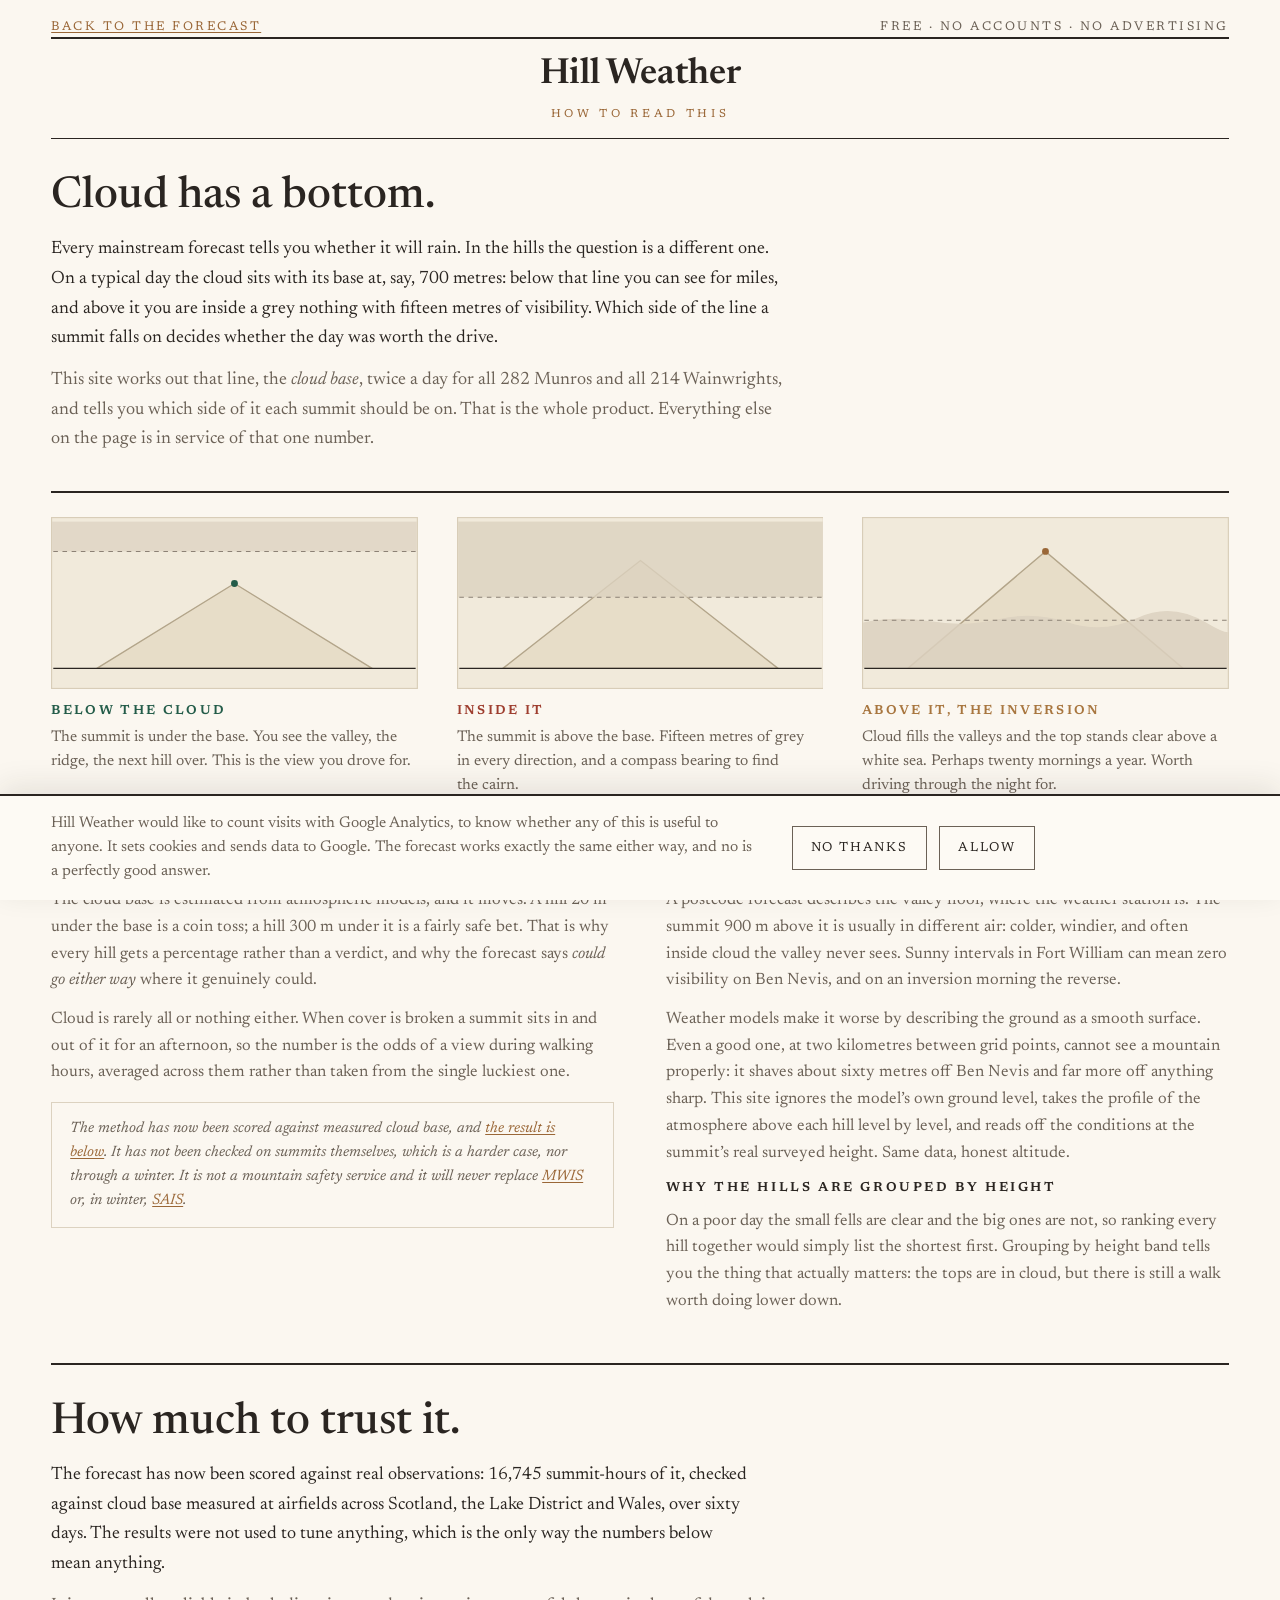
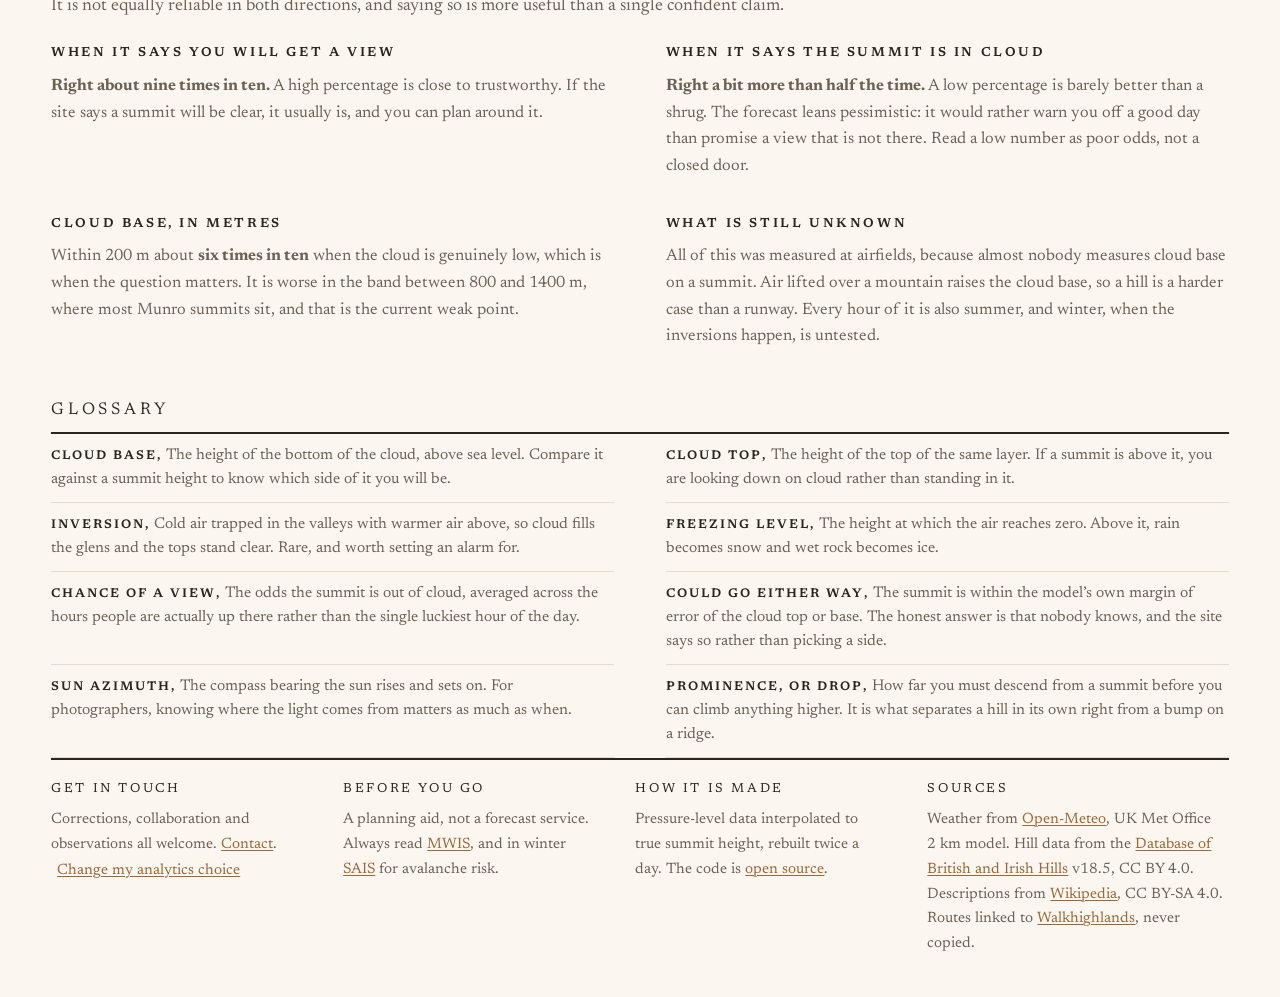
<file: web/how-to-read.html>
<!doctype html>
<html lang="en">
<head>
<meta charset="utf-8">
<meta name="viewport" content="width=device-width, initial-scale=1">
<title>How to read this: Hill Weather</title>
<meta name="description" content="What cloud base means, why other forecasts get summits wrong, and why the number is a chance rather than a promise.">
<script>
// Applied before first paint so the page never flashes the wrong theme.
try {
  var m = localStorage.getItem('hw.theme');
  if (m === 'dark' || m === 'light') document.documentElement.setAttribute('data-theme', m);
} catch (e) {}
</script>
<link rel="canonical" href="https://hillweather.co.uk/how-to-read.html">
<meta name="theme-color" content="#FBF7F0" media="(prefers-color-scheme: light)">
<meta name="theme-color" content="#16140F" media="(prefers-color-scheme: dark)">

<!-- Link previews. The growth model is somebody pasting this into a walking
     group, so what appears in that message matters as much as the page. -->
<meta property="og:type" content="website">
<meta property="og:site_name" content="Hill Weather">
<meta property="og:title" content="How to read this: Hill Weather">
<meta property="og:description" content="What cloud base means, why other forecasts get summits wrong, and why the number is a chance rather than a promise.">
<meta property="og:url" content="https://hillweather.co.uk/how-to-read.html">
<meta property="og:image" content="https://hillweather.co.uk/og.png">
<meta property="og:image:width" content="1200">
<meta property="og:image:height" content="630">
<meta property="og:image:alt" content="Hill Weather: cloud base and inversions for British hills">
<meta property="og:locale" content="en_GB">
<meta name="twitter:card" content="summary_large_image">
<meta name="twitter:title" content="How to read this: Hill Weather">
<meta name="twitter:description" content="What cloud base means, why other forecasts get summits wrong, and why the number is a chance rather than a promise.">
<meta name="twitter:image" content="https://hillweather.co.uk/og.png">
<link rel="icon" href="/favicon.svg" type="image/svg+xml">
<link rel="apple-touch-icon" href="/apple-touch-icon.png">
<link rel="preconnect" href="https://fonts.googleapis.com">
<link rel="preconnect" href="https://fonts.gstatic.com" crossorigin>
<link rel="stylesheet" href="https://fonts.googleapis.com/css2?family=Newsreader:ital,opsz,wght@0,6..72,400..700;1,6..72,400..700&display=swap">
<link rel="stylesheet" href="style.css?v=71577bb0">
<script type="application/ld+json">
{"@context":"https://schema.org","@type":"WebPage",
 "name":"How to read this","url":"https://hillweather.co.uk/how-to-read.html",
 "description":"What cloud base means, why other forecasts get summits wrong, and why the number is a chance rather than a promise.",
 "inLanguage":"en-GB","about":{"@type":"Thing","name":"Cloud base"},
 "isPartOf":{"@type":"WebSite","name":"Hill Weather","url":"https://hillweather.co.uk/"}}
</script>
</head>
<body>

<header class="masthead wrap">
  <div class="masthead-top kicker">
    <span><a href="index.html">Back to the forecast</a></span>
    <span>Free &middot; No accounts &middot; No advertising</span>
  </div>
  <div class="rule-2"></div>
  <div class="masthead-main compact">
    <h1>Hill Weather</h1>
    <div class="tagline">How to read this</div>
  </div>
  <div class="rule-1"></div>
</header>

<main class="wrap">

  <section class="guide-lede">
    <h2>Cloud has a bottom.</h2>
    <p>Every mainstream forecast tells you whether it will rain. In the hills the question is
      a different one. On a typical day the cloud sits with its base at, say, 700&nbsp;metres:
      below that line you can see for miles, and above it you are inside a grey nothing with
      fifteen metres of visibility. Which side of the line a summit falls on decides whether
      the day was worth the drive.</p>
    <p class="soft">This site works out that line, the <em>cloud base</em>, twice a day for
      all 282 Munros and all 214 Wainwrights, and tells you which side of it each summit
      should be on. That is the whole product. Everything else on the page is in service of
      that one number.</p>
  </section>

  <div class="rule-2 spaced"></div>

  <section class="scenes">
    <div>
      <svg viewBox="0 0 320 150" role="img"
           aria-label="A summit below the cloud base, with cloud overhead">
        <rect x="0.5" y="0.5" width="319" height="149" fill="var(--glyph-bg)" stroke="var(--glyph-frame)"/>
        <rect x="1" y="4" width="318" height="26" fill="var(--glyph-cloud)" opacity="var(--glyph-cloud-op)"/>
        <line x1="2" y1="30" x2="318" y2="30" stroke="var(--faint)" stroke-width="0.9" stroke-dasharray="4 4"/>
        <polygon points="40,132 160,58 280,132" fill="var(--glyph-hill)" stroke="var(--glyph-hill-line)" stroke-width="1.2"/>
        <circle cx="160" cy="58" r="3" fill="var(--clear)"/>
        <line x1="2" y1="132" x2="318" y2="132" stroke="var(--ink)" stroke-width="1"/>
      </svg>
      <div class="scene-name c-clear">Below the cloud</div>
      <p>The summit is under the base. You see the valley, the ridge, the next hill over.
        This is the view you drove for.</p>
    </div>
    <div>
      <svg viewBox="0 0 320 150" role="img"
           aria-label="A summit inside the cloud, with the cloud base below it">
        <rect x="0.5" y="0.5" width="319" height="149" fill="var(--glyph-bg)" stroke="var(--glyph-frame)"/>
        <polygon points="40,132 160,38 280,132" fill="var(--glyph-hill)" stroke="var(--glyph-hill-line)" stroke-width="1.2"/>
        <rect x="1" y="4" width="318" height="66" fill="var(--glyph-cloud)" opacity="0.8"/>
        <line x1="2" y1="70" x2="318" y2="70" stroke="var(--faint)" stroke-width="0.9" stroke-dasharray="4 4"/>
        <line x1="2" y1="132" x2="318" y2="132" stroke="var(--ink)" stroke-width="1"/>
      </svg>
      <div class="scene-name c-incloud">Inside it</div>
      <p>The summit is above the base. Fifteen metres of grey in every direction, and a
        compass bearing to find the cairn.</p>
    </div>
    <div>
      <svg viewBox="0 0 320 150" role="img"
           aria-label="A summit standing above a cloud filled valley, an inversion">
        <rect x="0.5" y="0.5" width="319" height="149" fill="var(--glyph-bg)" stroke="var(--glyph-frame)"/>
        <polygon points="40,132 160,30 280,132" fill="var(--glyph-hill)" stroke="var(--glyph-hill-line)" stroke-width="1.2"/>
        <path d="M1,92 Q30,86 60,91 T120,89 T180,92 T240,88 T300,92 T319,90 L319,132 L1,132 Z"
              fill="var(--glyph-cloud)" opacity="0.85"/>
        <line x1="2" y1="90" x2="318" y2="90" stroke="var(--faint)" stroke-width="0.9" stroke-dasharray="4 4"/>
        <circle cx="160" cy="30" r="3" fill="var(--ochre)"/>
        <line x1="2" y1="132" x2="318" y2="132" stroke="var(--ink)" stroke-width="1"/>
      </svg>
      <div class="scene-name c-above">Above it, the inversion</div>
      <p>Cloud fills the valleys and the top stands clear above a white sea. Perhaps twenty
        mornings a year. Worth driving through the night for.</p>
    </div>
  </section>

  <div class="rule-2 spaced"></div>

  <section class="guide-cols">
    <div>
      <h3>A chance, not a promise</h3>
      <p>The cloud base is estimated from atmospheric models, and it moves. A hill 20&nbsp;m
        under the base is a coin toss; a hill 300&nbsp;m under it is a fairly safe bet. That
        is why every hill gets a percentage rather than a verdict, and why the forecast says
        <em>could go either way</em> where it genuinely could.</p>
      <p>Cloud is rarely all or nothing either. When cover is broken a summit sits in and out
        of it for an afternoon, so the number is the odds of a view during walking hours,
        averaged across them rather than taken from the single luckiest one.</p>
      <div class="caveat">The method has now been scored against measured cloud
        base, and <a href="#trust">the result is below</a>. It has not been
        checked on summits themselves, which is a harder case, nor through a
        winter. It is not a mountain safety service and it will never replace
        <a href="https://www.mwis.org.uk">MWIS</a> or, in winter,
        <a href="https://www.sais.gov.uk">SAIS</a>.</div>
    </div>
    <div>
      <h3>Why other forecasts get summits wrong</h3>
      <p>A postcode forecast describes the valley floor, where the weather station is. The
        summit 900&nbsp;m above it is usually in different air: colder, windier, and often
        inside cloud the valley never sees. Sunny intervals in Fort William can mean zero
        visibility on Ben&nbsp;Nevis, and on an inversion morning the reverse.</p>
      <p>Weather models make it worse by describing the ground as a smooth surface. Even a
        good one, at two kilometres between grid points, cannot see a mountain properly: it
        shaves about sixty metres off Ben&nbsp;Nevis and far more off anything sharp. This
        site ignores the model&rsquo;s own ground level, takes the profile of the atmosphere
        above each hill level by level, and reads off the conditions at the summit&rsquo;s
        real surveyed height. Same data, honest altitude.</p>

      <h3 class="spaced">Why the hills are grouped by height</h3>
      <p>On a poor day the small fells are clear and the big ones are not, so ranking every
        hill together would simply list the shortest first. Grouping by height band tells you
        the thing that actually matters: the tops are in cloud, but there is still a walk
        worth doing lower down.</p>
    </div>
  </section>

  <div class="rule-2 spaced"></div>

  <section class="guide-lede" id="trust">
    <h2>How much to trust it.</h2>
    <p>The forecast has now been scored against real observations: 16,745
      summit-hours of it, checked against cloud base measured at airfields
      across Scotland, the Lake District and Wales, over sixty days. The
      results were not used to tune anything, which is the only way the
      numbers below mean anything.</p>
    <p class="soft">It is not equally reliable in both directions, and saying
      so is more useful than a single confident claim.</p>
  </section>

  <section class="guide-cols">
    <div>
      <h3>When it says you will get a view</h3>
      <p><strong>Right about nine times in ten.</strong> A high percentage is
        close to trustworthy. If the site says a summit will be clear, it
        usually is, and you can plan around it.</p>
    </div>
    <div>
      <h3>When it says the summit is in cloud</h3>
      <p><strong>Right a bit more than half the time.</strong> A low percentage is barely
        better than a shrug. The forecast leans pessimistic: it would rather
        warn you off a good day than promise a view that is not there. Read a
        low number as poor odds, not a closed door.</p>
    </div>
  </section>

  <section class="guide-cols">
    <div>
      <h3>Cloud base, in metres</h3>
      <p>Within 200&nbsp;m about <strong>six times in ten</strong> when the
        cloud is genuinely low, which is when the question matters. It is worse
        in the band between 800 and 1400&nbsp;m, where most Munro summits sit,
        and that is the current weak point.</p>
    </div>
    <div>
      <h3>What is still unknown</h3>
      <p>All of this was measured at airfields, because almost nobody measures
        cloud base on a summit. Air lifted over a mountain raises the cloud
        base, so a hill is a harder case than a runway. Every hour of it is
        also summer, and winter, when the inversions happen, is untested.</p>
    </div>
  </section>

  <section class="glossary">
    <h3 class="section-head">Glossary</h3>
    <div class="rule-2"></div>
    <dl class="terms">
      <div><dt>Cloud base</dt><dd>The height of the bottom of the cloud, above sea level.
        Compare it against a summit height to know which side of it you will be.</dd></div>
      <div><dt>Cloud top</dt><dd>The height of the top of the same layer. If a summit is
        above it, you are looking down on cloud rather than standing in it.</dd></div>
      <div><dt>Inversion</dt><dd>Cold air trapped in the valleys with warmer air above, so
        cloud fills the glens and the tops stand clear. Rare, and worth setting an alarm
        for.</dd></div>
      <div><dt>Freezing level</dt><dd>The height at which the air reaches zero. Above it,
        rain becomes snow and wet rock becomes ice.</dd></div>
      <div><dt>Chance of a view</dt><dd>The odds the summit is out of cloud, averaged across
        the hours people are actually up there rather than the single luckiest hour of the
        day.</dd></div>
      <div><dt>Could go either way</dt><dd>The summit is within the model&rsquo;s own margin
        of error of the cloud top or base. The honest answer is that nobody knows, and the
        site says so rather than picking a side.</dd></div>
      <div><dt>Sun azimuth</dt><dd>The compass bearing the sun rises and sets on. For
        photographers, knowing where the light comes from matters as much as when.</dd></div>
      <div><dt>Prominence, or drop</dt><dd>How far you must descend from a summit before you
        can climb anything higher. It is what separates a hill in its own right from a bump
        on a ridge.</dd></div>
    </dl>
  </section>

</main>

<footer class="wrap">
  <div class="footer-inner">
    <div>
      <h5>Get in touch</h5>
      Corrections, collaboration and observations all welcome.
      <a href="contact.html">Contact</a>.
      <br><button type="button" class="foot-btn"
        onclick="hillAnalyticsReset()">Change my analytics choice</button>
    </div>
    <div>
      <h5>Before you go</h5>
      A planning aid, not a forecast service. Always read
      <a href="https://www.mwis.org.uk">MWIS</a>, and in winter
      <a href="https://www.sais.gov.uk">SAIS</a> for avalanche risk.
    </div>
    <div>
      <h5>How it is made</h5>
      Pressure-level data interpolated to true summit height, rebuilt twice a day.
      The code is <a href="https://github.com/bartoszmilewski-engineeringsupport/hill-weather">open source</a>.
    </div>
    <div>
      <h5>Sources</h5>
      Weather from <a href="https://open-meteo.com">Open-Meteo</a>, UK Met Office 2&nbsp;km model.
      Hill data from the <a href="https://www.hill-bagging.co.uk/dobih">Database of British
      and Irish Hills</a> v18.5, CC&nbsp;BY&nbsp;4.0.
      Descriptions from <a href="https://en.wikipedia.org">Wikipedia</a>,
      CC&nbsp;BY-SA&nbsp;4.0. Routes linked to
      <a href="https://www.walkhighlands.co.uk">Walkhighlands</a>, never copied.
    </div>
  </div>
</footer>

<script src="theme.js?v=59f3cbe2"></script>
<script src="analytics.js?v=ddedb633"></script>
</body>
</html>
</file>
<file: web/style.css>
/* Hill Weather.
 *
 * Newspaper direction: warm cream paper, near-black ink, one serif throughout,
 * hairline rules, letter-spaced small caps, a single ochre accent. Hierarchy
 * comes from size and weight rather than boxes and colour.
 *
 * Implements board 2a of the design handoff (design/handoff/README.md), with
 * the phone layout from 2e and the dark palette from 3a. The handoff gives
 * measurements at 1360 desktop and 390 phone; they are expressed in clamp()
 * here so the design holds between those points rather than only at them.
 */

/* ---------------------------------------------------------------- tokens -- */

:root {
  --paper: #FBF7F0;
  --paper-raised: #FDFAF4;      /* search field, expanded entry */
  --ink: #2A2521;
  --muted: #6B6156;
  --faint: #8C8175;
  --rule: #DCD2C0;              /* hairlines between at-a-glance rows */
  --hair: #E5DCCB;              /* hairlines between hill rows */
  --hair-soft: #EDE5D7;
  /* The single accent: active tabs, links, the inversion. The handoff gives
     #A8763F, which measures 3.69:1 on this paper and so fails AA for every
     link and every italic band note on the site. Darkened just far enough to
     pass, a shift of deltaE 5.9 that is hard to see side by side. */
  --ochre: #9A6737;             /* 4.5:1 on paper */
  /* The verdict ramp. Green and amber used to sit six points apart in
     lightness with low chroma, which made them read as the same muted tone at
     percentage size, and only deltaE 13 apart under protanopia: for a red-green
     colour blind reader "clear" and "on the edge" were effectively one colour.

     Measured against the current values, this ramp moves every pair apart:
     green to amber 27 -> 35, amber to rust 18 -> 27, green to rust 40 -> 48,
     and under protanopia 13 -> 32. The green leans very slightly towards teal,
     which is what survives red-green deficiency, and the amber is far enough
     from the link ochre (8 -> 12) to stop reading as a link. */
  --clear: #235C49;             /* verdict 70% and up,   7.3:1 on paper */
  --edge: #826D17;              /* verdict 40 to 69%,    4.7:1 */
  --incloud: #9E3D2E;           /* verdict under 40%,    6.2:1 */
  --above: #A8763F;             /* verdict ABOVE CLOUD */
  --glyph-bg: #F1EADB;
  --glyph-frame: #D8CDB8;
  --glyph-hill: #E7DDC8;
  --glyph-hill-line: #B3A58A;
  --glyph-cloud: #DCD2C0;       /* drawn OVER the hill */
  --glyph-cloud-op: .7;
  --row-hover: #F5EEDF;
  --sun-core: #F7E3B6;
  --sun-glow: #F2D9A4;
  --hero-ridge: #EFE8DA;        /* board 2b, inversion hero */
  --hero-deck: #E7DDC8;
  --hero-haze: #EFE8DA;
  --measure: 1360px;
  --pad: clamp(18px, 4vw, 56px);
  /* The expanded entry paints a raised background, so its text needs to be
     inset from that background's own edge. The panel edge itself stays exactly
     on the band rule rather than bleeding past it: it is the only full width
     block in the column, and anything sticking out reads as misalignment. */
  --entry-pad: clamp(14px, 1.8vw, 26px);
  color-scheme: light;
}

/* Dark is a warm inversion of the same design, not a different personality:
   near-black brown rather than blue-grey, warm off-white rather than white. */
:root[data-theme="dark"] {
  --paper: #16140F;  --paper-raised: #201B14;
  --ink: #EFE8DB;    --muted: #A89A88;       --faint: #8C8175;
  --rule: #3A332A;   --hair: #2A2419;        --hair-soft: #2A2419;
  --ochre: #CC9A5B;  --clear: #72C4AE;       --edge: #EAC05A;
  --incloud: #E08A72; --above: #CC9A5B;
  --glyph-bg: #201B14; --glyph-frame: #3A332A;
  --glyph-hill: #2E271C; --glyph-hill-line: #8C8175;
  --glyph-cloud: #4A4136; --glyph-cloud-op: .75;
  --row-hover: #201B14; --sun-core: #E8C07A; --sun-glow: #CC9A5B;
  --hero-ridge: #262019; --hero-deck: #3A322A; --hero-haze: #2E271E;
  color-scheme: dark;
}

@media (prefers-color-scheme: dark) {
  :root:not([data-theme="light"]) {
    --paper: #16140F;  --paper-raised: #201B14;
    --ink: #EFE8DB;    --muted: #A89A88;       --faint: #8C8175;
    --rule: #3A332A;   --hair: #2A2419;        --hair-soft: #2A2419;
    --ochre: #CC9A5B;  --clear: #72C4AE;       --edge: #EAC05A;
    --incloud: #E08A72; --above: #CC9A5B;
    --glyph-bg: #201B14; --glyph-frame: #3A332A;
    --glyph-hill: #2E271C; --glyph-hill-line: #8C8175;
    --glyph-cloud: #4A4136; --glyph-cloud-op: .75;
    --row-hover: #201B14; --sun-core: #E8C07A; --sun-glow: #CC9A5B;
    --hero-ridge: #262019; --hero-deck: #3A322A; --hero-haze: #2E271E;
    color-scheme: dark;
  }
}

/* ------------------------------------------------------------------ base -- */

* { box-sizing: border-box; }
html { -webkit-text-size-adjust: 100%; }
body {
  margin: 0; background: var(--paper); color: var(--ink);
  font-family: "Newsreader", Georgia, "Times New Roman", serif;
  font-size: 17px; line-height: 1.5; padding-bottom: 2.5rem;
}
.wrap { max-width: var(--measure); margin: 0 auto; padding: 0 var(--pad); }
a { color: var(--ochre); text-decoration-thickness: 1px; text-underline-offset: 2px; }
a:hover { color: #85592B; }
:root[data-theme="dark"] a:hover { color: #E0B075; }
button { font: inherit; color: inherit; background: none; border: 0; cursor: pointer; }
.sr { position: absolute; left: -9999px; }
.rule-2 { border-top: 2px solid var(--ink); }
.rule-1 { border-top: 1px solid var(--ink); }
.kicker { font-size: 12.5px; letter-spacing: .2em; text-transform: uppercase;
          color: var(--muted); }

/* -------------------------------------------------------------- masthead -- */

.masthead { padding-top: 18px; }
.masthead-top { display: flex; justify-content: space-between; align-items: baseline;
                gap: 16px; }
.masthead-main { text-align: center;
                 padding: clamp(14px, 2vw, 24px) 0 clamp(12px, 1.7vw, 20px); }
.masthead-main h1 { margin: 0; font-weight: 600; line-height: 1;
                    letter-spacing: -.01em; font-size: clamp(27px, 4.3vw, 58px); }
.masthead-main .tagline { font-size: clamp(8.5px, 1vw, 13.5px); letter-spacing: .32em;
                          text-transform: uppercase; color: var(--ochre);
                          margin-top: clamp(7px, 1vw, 13px); }

/* ------------------------------------------------------------------- nav -- */

nav .tabs { display: flex; justify-content: space-between; align-items: center;
            gap: 16px 30px; flex-wrap: wrap; padding: 12px 0 2px; }
nav .links { display: flex; gap: clamp(16px, 2.4vw, 30px); flex-wrap: wrap;
             padding: 12px 0; }
.navgroup { display: flex; gap: clamp(14px, 2.2vw, 30px); flex-wrap: wrap; }
.navgroup button, nav .links button, nav .links a {
  font-size: clamp(11px, 1.05vw, 13.5px); letter-spacing: .16em;
  text-transform: uppercase; color: var(--muted); padding-bottom: 3px;
  border-bottom: 2px solid transparent; text-decoration: none;
}
.navgroup .sm { display: none; }
.foot-btn { font-size: inherit; color: var(--ochre); text-decoration: underline;
            text-decoration-thickness: 1px; text-underline-offset: 2px;
            display: inline-flex; align-items: baseline; gap: .3rem; }
.foot-btn:hover { color: #85592B; }
:root[data-theme="dark"] .foot-btn:hover { color: #E0B075; }
.navgroup button[aria-pressed="true"] { color: var(--ink); font-weight: 600;
                                        border-bottom-color: var(--ochre); }
.navgroup button:hover, nav .links button:hover, nav .links a:hover {
  color: var(--ink); border-bottom-color: var(--rule);
}

/* ---------------------------------------------------------------- search -- */

.searchbar { padding: 12px 0; }
.search { position: relative; display: flex; align-items: center; gap: 14px;
          border: 1px solid var(--muted); background: var(--paper-raised);
          padding: 13px 18px; }
.search:focus-within { border-color: var(--ochre); }
.search > label { display: flex; align-items: center; color: var(--ink); flex: none; }
.search > label svg { width: 19px; height: 19px; }
.search input { flex: 1; width: 100%; font: inherit;
                font-size: clamp(16px, 1.5vw, 19px); color: var(--ink);
                background: transparent; border: 0; padding: 0; }
.search input::placeholder { color: var(--muted); font-style: italic; opacity: 1; }
.search input:focus { outline: 0; }
.search-hint { font-size: 13px; letter-spacing: .14em; text-transform: uppercase;
               color: var(--faint); white-space: nowrap; flex: none; }
.search-hint kbd { font: inherit; border: 1px solid var(--rule); padding: 1px 6px;
                   letter-spacing: 0; }
.results { position: absolute; z-index: 20; left: -1px; right: -1px;
           top: calc(100% + 13px); background: var(--paper-raised);
           border: 1px solid var(--muted); max-height: 62vh; overflow-y: auto;
           display: none; box-shadow: 0 14px 34px rgba(42, 37, 33, .16); }
.results.open { display: block; }
.results { scrollbar-width: thin; scrollbar-color: var(--rule) transparent; }
.results::-webkit-scrollbar { width: 8px; }
.results::-webkit-scrollbar-track { background: transparent; }
.results::-webkit-scrollbar-thumb { background: var(--rule); border-radius: 0;
                                    border: 2px solid var(--paper-raised); }
.results::-webkit-scrollbar-thumb:hover { background: var(--faint); }
.results button { display: flex; width: 100%; text-align: left; gap: 12px;
                  align-items: baseline; padding: 11px 16px;
                  border-bottom: 1px solid var(--hair); min-height: 44px; }
.results button:hover, .results button[aria-selected="true"] { background: var(--row-hover); }
.results .r-name { flex-grow: 1; font-size: 17px; }
.results .r-meta { color: var(--faint); font-size: 13px; font-style: italic;
                   white-space: nowrap; }
.results .r-pct { font-variant-numeric: tabular-nums; }
.results .none { padding: 14px 16px; color: var(--muted); font-style: italic; }

/* ------------------------------------------------------------------ lede -- */

.lede { display: grid; grid-template-columns: minmax(0, 1fr) 340px;
        gap: clamp(24px, 4vw, 64px); align-items: start;
        padding-top: clamp(22px, 2.6vw, 32px); }
.lede h2 { margin: 0; font-weight: 500; line-height: 1.18; text-wrap: pretty;
           font-size: clamp(24px, 3.2vw, 42px); }
.standfirst { font-size: clamp(15px, 1.35vw, 17.5px); line-height: 1.65;
              color: var(--muted); margin: 14px 0 0; max-width: 62ch;
              text-wrap: pretty; }
/* The unverified notice. Never a footnote: people may make hill decisions from
   this, and the method has not been checked against observations yet. */
.unverified { font-size: 14px; font-style: italic; color: var(--faint);
              margin-top: 12px; }
.glance-head { font-size: 13px; letter-spacing: .22em; text-transform: uppercase;
               padding-bottom: 10px; }
.glance div { display: flex; justify-content: space-between; align-items: baseline;
              gap: 12px; padding: 11px 0; border-top: 1px solid var(--rule); }
.glance div:last-child { border-bottom: 1px solid var(--rule); }
.glance dt { font-size: 16px; }
.glance dd { margin: 0; font-size: 20px; font-variant-numeric: tabular-nums; }
.glance dd small { font-size: 14px; color: var(--faint); }

/* ---------------------------------------------------------------- legend -- */

.legend { display: flex; flex-wrap: wrap; gap: 22px; align-items: baseline;
          font-size: 12px; letter-spacing: .13em; text-transform: uppercase;
          color: var(--muted); margin-top: clamp(20px, 2.6vw, 34px); }
.legend .tip { margin-left: auto; font-style: italic; letter-spacing: 0;
               text-transform: none; font-size: 13.5px; color: var(--faint); }

/* ----------------------------------------------------------------- bands -- */

.band { margin-top: clamp(26px, 3vw, 38px); }
.band-head { display: flex; justify-content: space-between; align-items: baseline;
             gap: 16px; padding-bottom: 8px; }
.band-head h3 { margin: 0; font-weight: 400; letter-spacing: .22em;
                text-transform: uppercase; font-size: clamp(13px, 1.3vw, 17px); }
.band-note { font-size: clamp(12px, 1.15vw, 14.5px); font-style: italic;
             color: var(--ochre); text-align: right; }
.hills { display: grid; grid-template-columns: repeat(3, minmax(0, 1fr));
         gap: 0 clamp(20px, 4vw, 56px); }

.hill { display: grid; grid-template-columns: 64px minmax(0, 1fr) auto; gap: 16px;
        align-items: center; width: 100%; text-align: left; padding: 13px 6px;
        margin: 0 -6px; border-bottom: 1px solid var(--hair); }
.hill:hover { background: var(--row-hover); }
.hill svg { display: block; flex: none; }
.hill-name { font-size: clamp(16.5px, 1.5vw, 19.5px); }
.hill-meta { font-size: 13.5px; font-style: italic; color: var(--faint);
             margin-top: 2px; overflow: hidden; text-overflow: ellipsis;
             white-space: nowrap; }
.hill-pct { font-size: clamp(21px, 2vw, 26px); font-variant-numeric: tabular-nums; }
.c-clear { color: var(--clear); }
.c-edge { color: var(--edge); }
.c-incloud { color: var(--incloud); }
.c-above { color: var(--above); }

/* The dense tier: the rest of the band as a readable run rather than a flat
   "36 more" line. Names are tappable and expand the hill like any row. */
.dense { text-align: center; padding: 12px clamp(0px, 3vw, 40px) 0;
         font-size: 13.5px; line-height: 2; color: var(--muted); }
.dense button { font-size: inherit; white-space: nowrap; padding: 2px 0; }
.dense button:hover { text-decoration: underline; text-underline-offset: 3px; }
.dense .sep { color: var(--rule); }
.dense .rest { font-style: italic; color: var(--faint); }

/* ---------------------------------------------------------------- detail -- */

.detail { grid-column: 1 / -1; }
.detail-inner { background: var(--paper-raised); border-top: 1px solid var(--ink);
                border-bottom: 1px solid var(--ink);
                padding: 18px var(--entry-pad) 30px; }

/* The tapped row, repeated full width at the head of the entry. On a phone the
   entry can open well below the row it came from, so it has to name itself. */
.entry-title { display: flex; justify-content: space-between; align-items: baseline;
               gap: 16px; }
.entry-pct { font-size: clamp(24px, 2.4vw, 30px); font-variant-numeric: tabular-nums;
             flex: none; }

.entry-body { display: grid; grid-template-columns: 380px minmax(0, 1fr);
              gap: clamp(20px, 4vw, 72px); align-items: start; }
.detail h4 { margin: 0; font-weight: 400; line-height: 1.1;
             font-size: clamp(24px, 2.6vw, 36px); }
.detail .gaelic { font-size: 17px; font-style: italic; color: var(--muted);
                  margin-top: 4px; }
.detail dl { margin: 20px 0 0; }
.detail dl.sun { margin-top: 22px; }
.detail dl > div { display: flex; justify-content: space-between; gap: 16px;
                   align-items: baseline; padding: 10px 0;
                   border-top: 1px solid var(--hair); }
.detail dl > div:last-child { border-bottom: 1px solid var(--hair); }
.detail dt { color: var(--muted); flex: none; font-size: 15.5px; }
.detail dd { margin: 0; text-align: right; font-size: 16px; }
.detail dd small { font-size: 13.5px; color: var(--faint); }
.detail .links { display: flex; gap: 24px; flex-wrap: wrap; margin-top: 16px;
                 font-size: 15px; }

.verdict { font-size: 18px; margin: 0; text-wrap: pretty; }
.verdict > span { font-weight: 600; }
.verdict em { color: var(--muted); }

/* The annotated section. Height is bounded because the drawing is an aside to
   the verdict, not the point of the page. */
.trust { font-size: 14.5px; font-style: italic; color: var(--faint);
          margin: 8px 0 0; text-wrap: pretty; }

.section { display: block; width: 100%; max-width: 700px; height: auto;
           margin-top: 16px; }
.section text { font-family: "Newsreader", Georgia, serif; }

.wiki { font-size: 17px; line-height: 1.65; margin: 18px 0 0; max-width: 66ch;
        text-wrap: pretty; }
.wiki-credit { font-size: 13.5px; color: var(--faint); margin-top: 8px; }
table { width: 100%; border-collapse: collapse; font-variant-numeric: tabular-nums;
        margin-top: 24px; }
th { text-align: left; font-weight: 400; font-size: 12.5px; letter-spacing: .16em;
     text-transform: uppercase; color: var(--faint); padding: 0 16px 8px 0;
     border-bottom: 1px solid var(--rule); }
td { padding: 8px 16px 8px 0; font-size: 16px; border-bottom: 1px solid var(--hair); }
td.soft { color: var(--muted); }
th:last-child, td:last-child { padding-right: 0; }

.gust { color: var(--muted); }
/* Only the genuinely difficult numbers get a colour. If every wind reading
   were coloured, the colour would stop meaning anything. */
.gust-hard { color: var(--incloud); }

/* ------------------------------------------------------------------ hero -- */

/* Board 2b. Present only on an inversion day, which is why it is allowed to be
   this loud: two 3 px ochre rules and the one piece of motion on the site. */
.kicker-inv { font-size: 13px; letter-spacing: .24em; text-transform: uppercase;
              color: var(--ochre); font-weight: 600; margin-bottom: 10px; }
.hero { border-top: 3px solid var(--ochre); border-bottom: 3px solid var(--ochre);
        margin-top: 26px; padding: 20px 0 18px; }
.hero-svg { display: block; width: 100%; height: auto; }
.hero-svg text { font-family: "Newsreader", Georgia, serif; }
.hero-stats { display: flex; margin-top: 16px; border-top: 1px solid var(--rule);
              padding-top: 14px; gap: 24px; }
.hero-stats > div { flex: 1; }
.hero-stats > div + div { border-left: 1px solid var(--rule); padding-left: 24px; }
.hero-stats > div:last-child { flex: 1.3; }
.stat-k { font-size: 12px; letter-spacing: .18em; text-transform: uppercase;
          color: var(--faint); }
.stat-v { font-size: clamp(20px, 2.1vw, 28px); }
.stat-n { font-size: 13.5px; font-style: italic; color: var(--faint); }
.hero-caveat { margin-top: 14px; font-size: 12px; letter-spacing: .18em;
               text-transform: uppercase; color: var(--faint); text-align: right; }

/* The motion is decorative and it repeats for ever, so it goes entirely when
   the reader has asked for less of it. Static shapes take over. */
[data-static] { display: none; }
@media (prefers-reduced-motion: reduce) {
  [data-anim] { display: none; }
  [data-static] { display: inline; }
}

/* On an inversion day the legend leads with ABOVE CLOUD rather than CLEAR,
   because that is the band people are reading the page for. */
.legend-inv .l-clear { display: none; }
.legend .l-above { display: none; }
.legend-inv .l-above { display: inline; }

/* ----------------------------------------------------------------- guide -- */

/* Board 2f, the explainer page. These rules used to live in a <style> block on
   that page, where they hardcoded three ink colours and referenced tokens the
   2a rewrite had removed: the three scene drawings were filling black and the
   body copy was near invisible in dark. Moving them here puts the whole design
   system in one file, on tokens. */
.masthead-main.compact { padding: clamp(12px, 1.6vw, 18px) 0 clamp(10px, 1.3vw, 15px); }
.masthead-main.compact h1 { font-size: clamp(24px, 3vw, 36px); }
.masthead-main.compact .tagline { font-size: clamp(8.5px, .9vw, 12.5px); }

.spaced { margin-top: clamp(26px, 3.2vw, 36px); }
h3.spaced { margin-top: clamp(24px, 2.8vw, 32px); }
.section-head { font-weight: 400; font-size: clamp(15px, 1.6vw, 17px);
                letter-spacing: .22em; text-transform: uppercase; margin: 0 0 8px; }

.guide-lede { padding-top: clamp(24px, 3.2vw, 34px); max-width: 74ch; }
.guide-lede h2 { margin: 0; font-weight: 500; line-height: 1.1;
                 font-size: clamp(30px, 4vw, 44px); text-wrap: pretty; }
.guide-lede p { font-size: clamp(16px, 1.6vw, 18px); line-height: 1.65;
                margin: 14px 0 0; text-wrap: pretty; }
.guide-lede p.soft { color: var(--muted); margin-top: 12px; }

.scenes { display: grid; grid-template-columns: repeat(3, minmax(0, 1fr));
          gap: clamp(20px, 3vw, 40px); padding-top: 24px; }
.scenes svg { display: block; width: 100%; height: auto; }
.scene-name { font-size: 13px; letter-spacing: .18em; text-transform: uppercase;
              font-weight: 600; margin-top: 12px; }
.scenes p { font-size: 15.5px; line-height: 1.55; color: var(--muted);
            margin: 5px 0 0; text-wrap: pretty; }

.guide-cols { display: grid; grid-template-columns: 1fr 1fr;
              gap: clamp(24px, 4vw, 56px); padding-top: 22px; }
.guide-cols h3 { margin: 0 0 10px; font-weight: 600; font-size: 13px;
                 letter-spacing: .2em; text-transform: uppercase; }
.guide-cols p { font-size: clamp(15.5px, 1.5vw, 16.5px); line-height: 1.62;
                color: var(--muted); margin: 0 0 12px; text-wrap: pretty; }
.caveat { border: 1px solid var(--rule); padding: 14px 18px; margin-top: 16px;
          font-size: 15px; line-height: 1.6; font-style: italic; color: var(--muted); }

.glossary { padding-top: clamp(28px, 3.6vw, 36px); }
.terms { display: grid; grid-template-columns: 1fr 1fr; gap: 0 clamp(24px, 4vw, 56px);
         margin: 0; }
.terms > div { padding: 10px 0; border-bottom: 1px solid var(--hair);
               font-size: 15.5px; line-height: 1.55; }
.terms dt { display: inline; font-size: 12.5px; letter-spacing: .16em;
            text-transform: uppercase; font-weight: 600; }
.terms dt::after { content: ","; letter-spacing: 0; }
.terms dd { display: inline; margin: 0 0 0 .4em; color: var(--muted); }

/* ------------------------------------------------------------------ week -- */

/* Board 2d. Three days side by side, the best of them taking a 3px ochre rule
   and a tag, so the answer to "which day" is visible before anything is read. */
.days { display: grid; grid-template-columns: repeat(3, minmax(0, 1fr));
        margin-top: 28px; }
.day { border-top: 3px solid var(--rule); padding: 16px clamp(16px, 2.2vw, 30px) 20px;
       border-left: 1px solid var(--hair); }
.day:first-child { border-left: 0; padding-left: 0; }
.day:last-child { padding-right: 0; }
.day-win { border-top-color: var(--ochre); }
.day-head { display: flex; justify-content: space-between; align-items: baseline;
            gap: 12px; }
.day-name { font-size: 14px; letter-spacing: .18em; text-transform: uppercase;
            font-weight: 600; }
.day-tag { font-size: 12.5px; letter-spacing: .16em; text-transform: uppercase;
           font-weight: 600; color: var(--ochre); white-space: nowrap; }
.day-pct { font-size: clamp(38px, 4.6vw, 62px); line-height: 1.05; margin-top: 10px;
           font-variant-numeric: tabular-nums; }
.day-of { font-size: 12.5px; letter-spacing: .16em; text-transform: uppercase;
          color: var(--faint); margin-top: 2px; }

/* The distribution bar. The headline percentage hides the shape of a day: 40%
   clear with the rest borderline is a different proposition from 40% clear with
   the rest buried, and the bar is the only thing that shows the difference. */
.daybar { display: flex; height: 9px; margin-top: 12px; border: 1px solid var(--rule); }
.daybar i { display: block; }
.b-clear { background: var(--clear); }
.b-edge { background: var(--edge); opacity: .75; }
.b-incloud { background: var(--rule); }
.day-barnote { font-size: 13px; color: var(--faint); margin-top: 5px; font-style: italic; }

.dayscene { display: block; width: 100%; max-width: 220px; height: auto; margin-top: 14px; }
.day-lede { font-size: 17px; font-style: italic; line-height: 1.45; margin: 12px 0 0;
            text-wrap: pretty; }
.day-split { font-size: 14px; font-style: italic; color: var(--ochre);
             margin: 8px 0 0; text-wrap: pretty; }
.day-rows { margin: 12px 0 0; }
.day-rows > div { display: flex; justify-content: space-between; align-items: baseline;
                  gap: 12px; padding: 7px 0; border-top: 1px solid var(--hair); }
.day-rows > div:last-child { border-bottom: 1px solid var(--hair); }
.day-rows dt { font-size: 15px; color: var(--muted); }
.day-rows dd { margin: 0; font-size: 16px; }
.day-rows dd small { font-size: 13px; color: var(--faint); }
.day-link { display: inline-block; margin-top: 14px; font-size: 14.5px; }
.week-note { margin-top: 24px; border-top: 1px solid var(--rule); padding-top: 12px;
             font-size: 14.5px; font-style: italic; color: var(--muted); max-width: 82ch; }

.noscript { max-width: 74ch; margin: 0 auto; padding: clamp(20px, 3vw, 32px) var(--pad);
             border-bottom: 1px solid var(--rule); font-size: 17px; line-height: 1.65; }
.noscript p { margin: 0 0 12px; text-wrap: pretty; }

.consent { position: fixed; left: 0; right: 0; bottom: 0; z-index: 50;
            background: var(--paper-raised); border-top: 2px solid var(--ink);
            padding: 16px var(--pad); display: flex; align-items: center;
            gap: clamp(14px, 3vw, 40px); flex-wrap: wrap;
            box-shadow: 0 -8px 28px rgba(42, 37, 33, .10); }
.consent p { margin: 0; flex: 1 1 340px; font-size: 15.5px; line-height: 1.55;
             color: var(--muted); text-wrap: pretty; max-width: 78ch; }
.consent-buttons { display: flex; gap: 12px; flex: none; }
.consent button { font-size: 13px; letter-spacing: .14em; text-transform: uppercase;
                  border: 1px solid var(--muted); padding: 10px 18px;
                  color: var(--ink); min-height: 44px; }
.consent button:hover { border-color: var(--ink); background: var(--row-hover); }
/* The two answers look the same on purpose. A refusal that is harder to click
   than an acceptance is not consent, whatever the banner says. */
.consent-yes { border-color: var(--ochre); color: var(--ochre); }
.consent-yes:hover { border-color: var(--ochre); color: var(--ochre); }

.light { border-top: 1px solid var(--ink); border-bottom: 1px solid var(--ink);
          margin-top: clamp(20px, 2.6vw, 30px); padding: 20px 0 22px; }
.light-kicker { font-size: 13px; letter-spacing: .24em; text-transform: uppercase;
                color: var(--ochre); font-weight: 600; }
.light h3 { margin: 8px 0 0; font-weight: 500; line-height: 1.15;
            font-size: clamp(24px, 2.8vw, 34px); }
.light p { margin: 10px 0 0; max-width: 68ch; font-size: 16px; line-height: 1.6;
           color: var(--muted); text-wrap: pretty; }
.light-cols { display: grid; grid-template-columns: repeat(auto-fit, minmax(280px, 1fr));
              gap: clamp(20px, 3.4vw, 56px); margin-top: 20px; }
.light-head { font-size: 12.5px; letter-spacing: .18em; text-transform: uppercase;
              color: var(--faint); border-bottom: 1px solid var(--rule);
              padding-bottom: 7px; }
.light-hill { display: grid; grid-template-columns: minmax(0, 1fr) auto;
              width: 100%; text-align: left; align-items: baseline; gap: 4px 14px;
              padding: 10px 6px; margin: 0 -6px;
              border-bottom: 1px solid var(--hair); min-height: 44px; }
.light-hill:hover { background: var(--row-hover); }
.light-name { font-size: 17px; }
.light-meta { grid-column: 1; font-size: 13.5px; font-style: italic;
              color: var(--faint); }
.light-score { grid-row: 1 / span 2; align-self: center; font-size: 26px;
               color: var(--ochre); font-variant-numeric: tabular-nums; }
.light-note { font-size: 13.5px; font-style: italic; color: var(--faint);
              margin-top: 10px; }

.outlook { display: grid; grid-template-columns: repeat(auto-fit, minmax(150px, 1fr));
            gap: clamp(16px, 3vw, 44px); padding-top: 20px; }
.outlook-when { font-size: 12.5px; letter-spacing: .18em; text-transform: uppercase;
                color: var(--faint); }
.outlook-pct { font-size: clamp(30px, 4vw, 44px); line-height: 1.1; margin-top: 4px;
               font-variant-numeric: tabular-nums; }
.outlook-note { font-size: 14.5px; font-style: italic; color: var(--muted);
                margin-top: 2px; }

/* The per-hill pages reuse the entry's definition rows outside .detail. */
.detail-facts { margin: 4px 0 0; }
.detail-facts > div { display: flex; justify-content: space-between; gap: 16px;
                      align-items: baseline; padding: 9px 0;
                      border-top: 1px solid var(--hair); }
.detail-facts > div:last-child { border-bottom: 1px solid var(--hair); }
.detail-facts dt { color: var(--muted); flex: none; font-size: 15.5px; }
.detail-facts dd { margin: 0; text-align: right; font-size: 16px; }
.detail-facts dd small { font-size: 13.5px; color: var(--faint); }

/* ---------------------------------------------------------------- footer -- */

footer { padding-top: clamp(28px, 3.4vw, 44px); }
.footer-inner { border-top: 2px solid var(--ink); padding-top: 18px; display: grid;
                grid-template-columns: 1fr 1fr 1fr 1.2fr;
                gap: clamp(20px, 3.2vw, 44px); font-size: 15px; line-height: 1.65;
                color: var(--muted); }
.footer-inner h5 { margin: 0 0 9px; font-weight: 400; font-size: 13px;
                   letter-spacing: .2em; text-transform: uppercase; color: var(--ink); }

/* ----------------------------------------------------------------- theme -- */

.theme { display: inline-flex; align-items: center; gap: .4rem; }
.theme svg { width: 14px; height: 14px; flex: none; }
.theme .moon { display: none; }
:root[data-theme="dark"] .theme .sun { display: none; }
:root[data-theme="dark"] .theme .moon { display: inline; }
@media (prefers-color-scheme: dark) {
  :root:not([data-theme="light"]) .theme .sun { display: none; }
  :root:not([data-theme="light"]) .theme .moon { display: inline; }
}

.hill.flash { animation: flash 1.6s ease-out; }
@keyframes flash { from { background: var(--row-hover); } to { background: transparent; } }

/* ------------------------------------------------------------ responsive -- */

@media (max-width: 1100px) {
  .hills { grid-template-columns: repeat(2, minmax(0, 1fr)); }
  .lede { grid-template-columns: minmax(0, 1fr) 280px; }
}

@media (max-width: 860px) {
  /* Side by side is the whole point of this page, so the columns hold on a
     tablet and only stack on a phone. */
  .days { grid-template-columns: 1fr; }
  .day { border-left: 0; padding-left: 0; padding-right: 0; margin-top: 8px; }
  .scenes { grid-template-columns: 1fr; }
  .guide-cols { grid-template-columns: 1fr; }
  .terms { grid-template-columns: 1fr; }
  /* Four stat cells in a row are unreadable much under a thousand pixels, so
     they fold to two by two rather than squeezing. */
  .hero-stats { display: grid; grid-template-columns: 1fr 1fr; gap: 14px 20px; }
  .hero-stats > div + div { border-left: 0; padding-left: 0; }
  .hero-stats > div:nth-child(even) { border-left: 1px solid var(--rule);
                                      padding-left: 20px; }
  .lede { grid-template-columns: 1fr; padding-top: 16px; gap: 16px; }
  .hills { grid-template-columns: 1fr; }
  .entry-body { grid-template-columns: 1fr; padding-top: 18px; }
  .footer-inner { grid-template-columns: repeat(2, minmax(0, 1fr)); }

  /* Board 2e trims the lede hard, and the same trim is needed on a tablet:
     once the lede stacks, the supporting paragraph and the extra at-a-glance
     rows push the first hill clean off the screen. Headline, the one-line
     unverified notice, two rows, then the hills. */
  .standfirst { display: none; }
  .unverified { margin-top: 8px; font-size: 13px; }
  .glance-wrap { border-top: 0; padding-top: 0; }
  .glance-head { display: none; }
  .glance div:nth-child(2), .glance div:nth-child(3) { display: none; }
  .glance div { padding: 8px 0; }
  .legend { margin-top: 14px; }
  .band:first-child { margin-top: 18px; }
}

/* Phone, board 2e. Region and day tabs share ONE row, the search box stays
   boxed and prominent, and the first hill lands about half a screen down. */
@media (max-width: 620px) {
  body { font-size: 16px; }
  /* Scaled to fit, the hero would be a 55 px strip. It is given a real height
     and allowed to crop its own sides instead, which keeps the sun and the
     drifting deck at a size that is worth having on the page at all. Its
     labels go for the same reason the section drawing's do. */
  .hero { margin-top: 18px; padding: 14px 0 12px; }
  .hero-svg { height: 150px; }
  .hero-svg text { display: none; }
  .hero-caveat { text-align: left; }
  /* At-a-glance sits directly above and already carries tops above cloud and
     cloud top, so on a phone the hero keeps only what it alone says. That is
     roughly ninety pixels of duplication removed from above the first hill. */
  .hero-stats > div:nth-child(-n+2) { display: none; }

  /* The light panel stacks to one column on a phone, so eight hills over two
     columns became a thousand pixels of it before the first hill in the list.
     Three each, and the height and area line goes: both are on the hill's own
     entry, one tap away. The caveat stays, because it is the honest part. */
  .light { padding: 16px 0 18px; }
  .light-cols { gap: 18px; margin-top: 14px; }
  /* Two each. On a phone the useful answer is where to go, not a shortlist to
     compare, and the full ranking is one tap away in the region list. */
  .light-hill:nth-of-type(n+3) { display: none; }
  .light-note { display: none; }
  .light-meta { display: none; }
  .light-hill { padding: 9px 6px; }
  .hero-stats > div:nth-child(3) { border-left: 0; padding-left: 0; }
  .hero-stats > div:nth-child(4) { border-left: 1px solid var(--rule);
                                   padding-left: 20px; }
  /* Scaled to phone width the section drawing is about 340 px across, which
     puts its 13 px labels at roughly six. Every one of them repeats something
     the entry head or the verdict sentence has already said in words, so the
     silhouette stays and the lettering goes. */
  .section text { display: none; }
  .masthead { padding-top: 12px; }
  .masthead-top { font-size: 10.5px; letter-spacing: .16em; }
  .masthead-top span + span { display: none; }
  .masthead-main { padding: 12px 0 10px; }
  /* Board 2e puts region and day on ONE row and has no secondary link row at
     the top at all. Those controls are in the footer instead, which is where
     somebody looks for them anyway once they have the forecast. That row and
     its rule were 80 px of a phone screen before the first hill. */
  /* Board 2e put region and day on one row, which worked with two regions.
     With three the row needs 415 px of a 354 px phone and the region group
     wraps raggedly inside itself. Two honest rows instead, which also scales
     to a fourth and fifth region without another rethink. */
  nav .tabs { padding: 8px 0; gap: 4px 12px; flex-wrap: wrap; }
  .navgroup { width: 100%; gap: 14px; }
  #days { justify-content: flex-start; }
  nav .links { display: none; }
  nav .links + .rule-1 { display: none; }
  .navgroup { gap: 10px; flex-wrap: nowrap; }
  .navgroup .lg { display: none; }
  .navgroup .sm { display: inline; }
  .navgroup button { letter-spacing: .1em; }
  .search { padding: 10px 12px; gap: 10px; }
  .search-hint { display: none; }
  /* The legend is explanatory rather than operational, and "How to read this"
     covers it properly. On a phone the verdict colours plus the percentage are
     self-evident enough to buy back the space. */
  .legend { display: none; }

  .lede { padding-top: 14px; }
  .footer-inner { grid-template-columns: 1fr; }
  .dense { padding-left: 0; padding-right: 0; }
}

/* Touch input at any screen size. Keyed on the pointer rather than the width
   because a 768px tablet is every bit as much a finger as a phone is. */
@media (pointer: coarse) {
  .navgroup button, nav .links button, nav .links a {
    min-height: 44px; display: flex; align-items: center;
  }
  .hill { min-height: 56px; }
  .dense button { min-height: 32px; }
}

@media (prefers-reduced-motion: reduce) {
  .hill.flash { animation: none; }
  [data-anim] { display: none !important; }
  [data-static] { display: block !important; }
}
</file>
